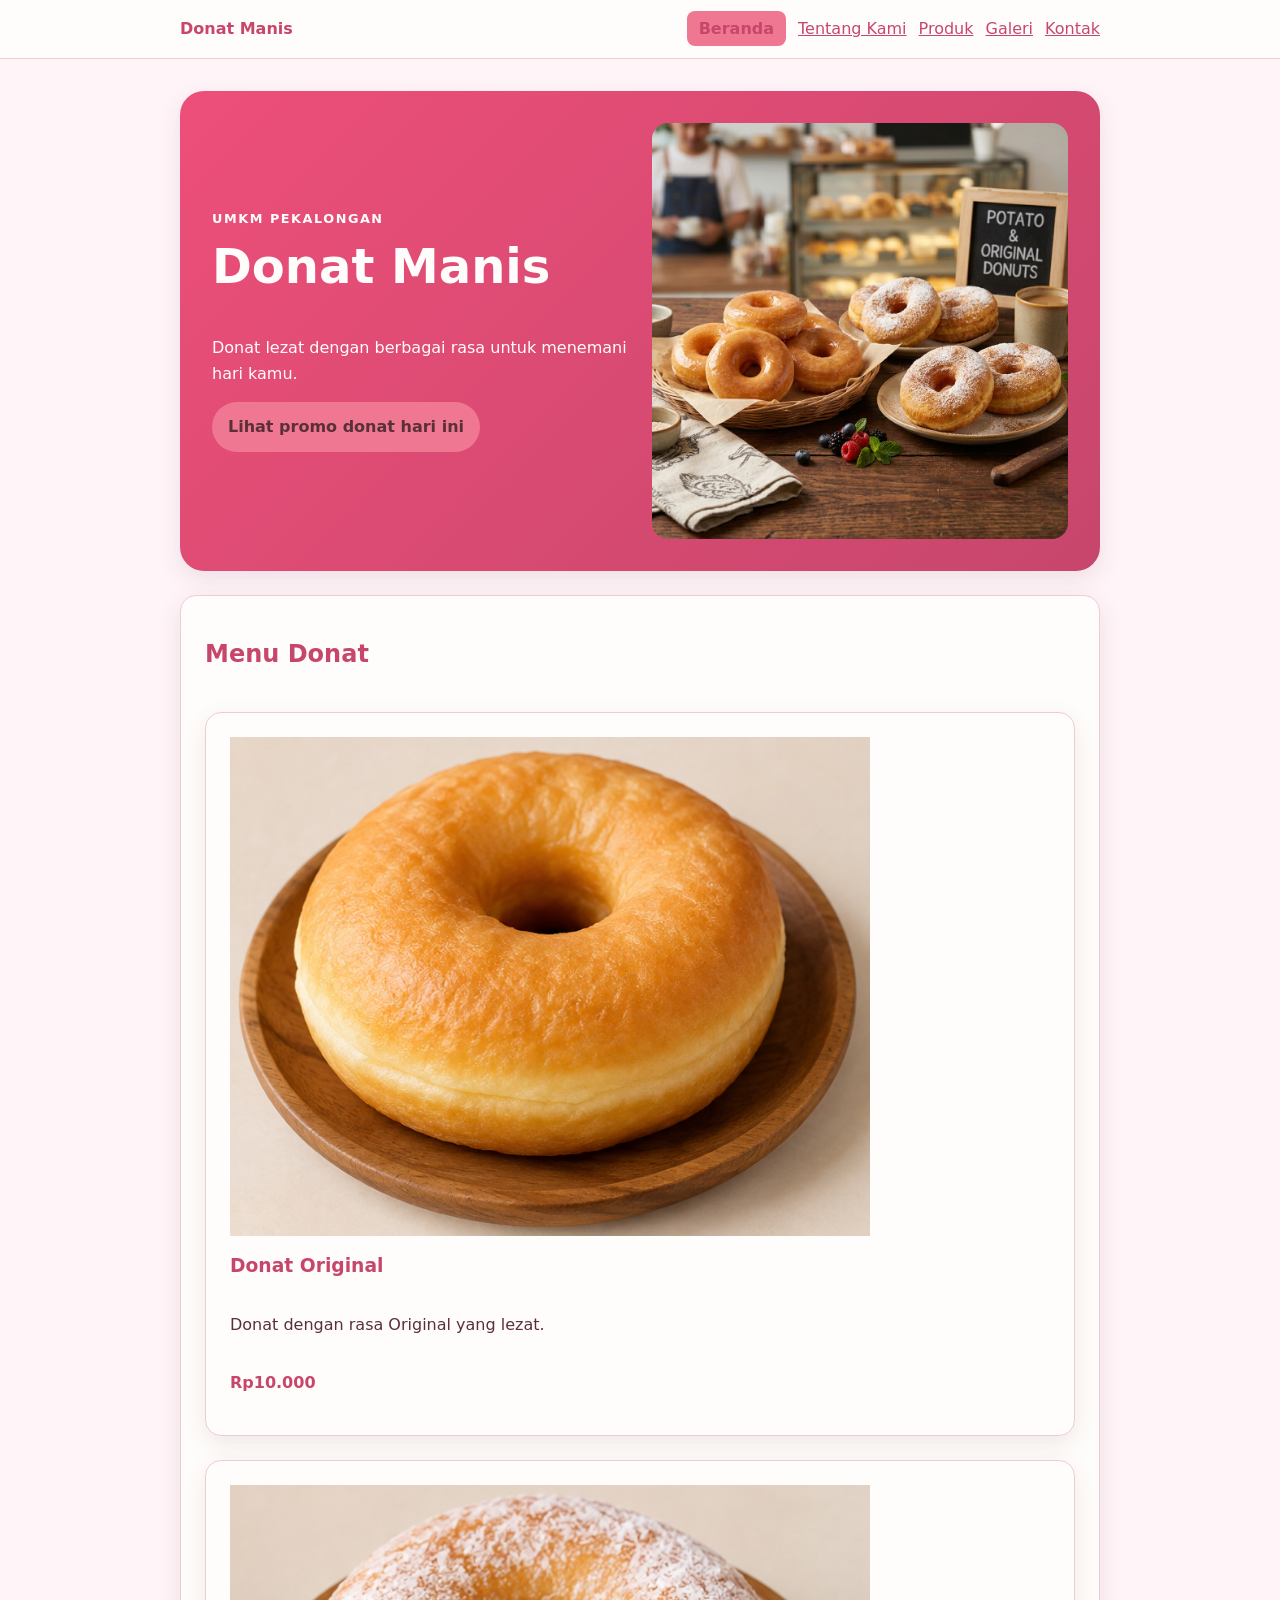
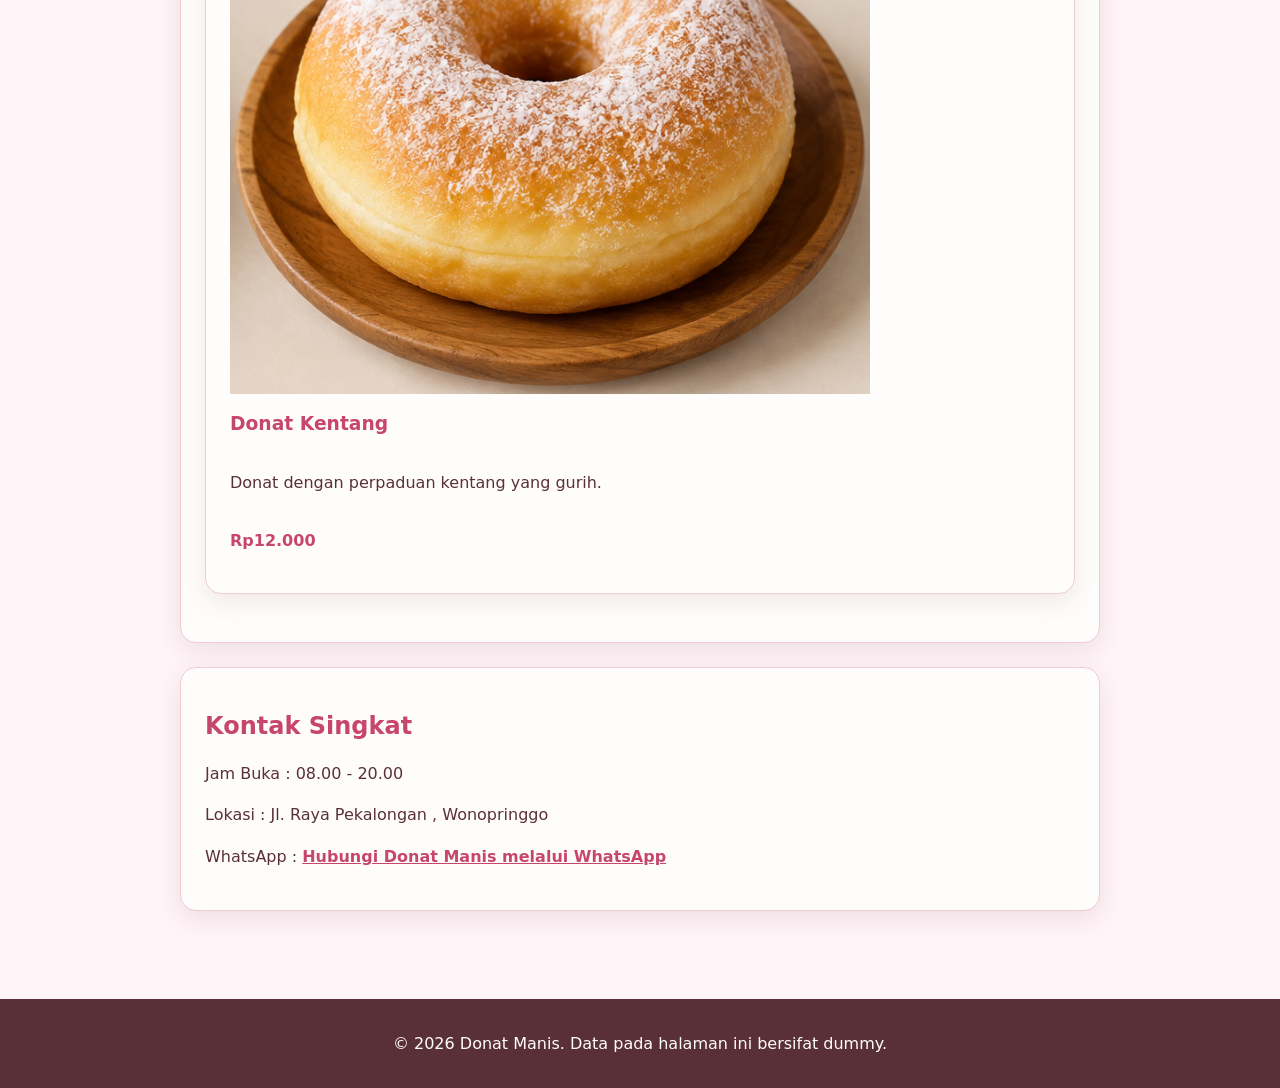
<file: index.html>
<!doctype html>
<html lang="id">
  <head>
    <meta charset="utf-8" />
    <meta name="viewport" content="width=device-width, initial-scale=1" />
    <title>Donat Manis - Website UMKM</title>
    <link rel="stylesheet" href="css/style.css" />
  </head>
  <body>
    <a class="skip-link" href="#konten">Lewati ke konten utama</a>
    <header class="site-header">
      <nav class="nav" aria-label="Navigasi utama">
        <a class="brand" href="index.html">Donat Manis</a>
        <ul>
          <li><a aria-current="page" href="index.html">Beranda</a></li>
          <li><a href="tentang.html">Tentang Kami</a></li>
          <li><a href="produk.html">Produk</a></li>
          <li><a href="galeri.html">Galeri</a></li>
          <li><a href="kontak.html">Kontak</a></li>
        </ul>
      </nav>
    </header>

    <main id="konten" class="page">

      <section class="hero" aria-labelledby="hero-title">
        <div class="hero-content">
          <p class="eyebrow">UMKM Pekalongan</p>
          <h1 id="hero-title">Donat Manis</h1>
          <p>Donat lezat dengan berbagai rasa untuk menemani hari kamu.</p>
          <div class="hero-actions">
            <button id="promoButton" type="button">Lihat promo donat hari ini</button>
          </div>
        </div>
        <img class="hero-image" src="assets/images/gambar5.png" alt="Berbagai varian rasa dan topping donat Donat Manis" />
      </section>

      <section class="products" aria-label="Produk unggulan">
        <article class="product-card">
          <h2>Menu Donat</h2>
          <div class="product-list">
            <article class="product-card">
              <img src="assets/images/donat-original.png"  width="640" height="360" alt="Donat Original" />
              <h3>Donat Original</h3>
              <p>Donat dengan rasa Original yang lezat.</p>
              <p class="price">Rp10.000</p>
            </article>

            <article class="product-card">
              <img src="assets/images/donat-kentang.png"  width="640" height="360" alt="Donat Kentang" />
              <h3>Donat Kentang</h3>
              <p>Donat dengan perpaduan kentang yang gurih.</p>
              <p class="price">Rp12.000</p>
            </article>
          </div>
        </article>
      </section>

      <section id="profil" class="contact" aria-labelledby="kontak-title">
        <h2 id="kontak-title">Kontak Singkat</h2>
        <p>Jam Buka : 08.00 - 20.00</p>
        <p>Lokasi   : Jl. Raya Pekalongan , Wonopringgo</p>
        <p>WhatsApp :
          <a href="https://wa.me/6287745262053">
            Hubungi Donat Manis melalui WhatsApp </a>
        </p>
      </section>
    </main>
    <footer class="site-footer">
      <p>&copy; 2026 Donat Manis. Data pada halaman ini bersifat dummy.</p>
    </footer>
    <script src="js/app.js" defer></script>
    <script src="js/script.js"></script>
  </body>
</html>
</file>
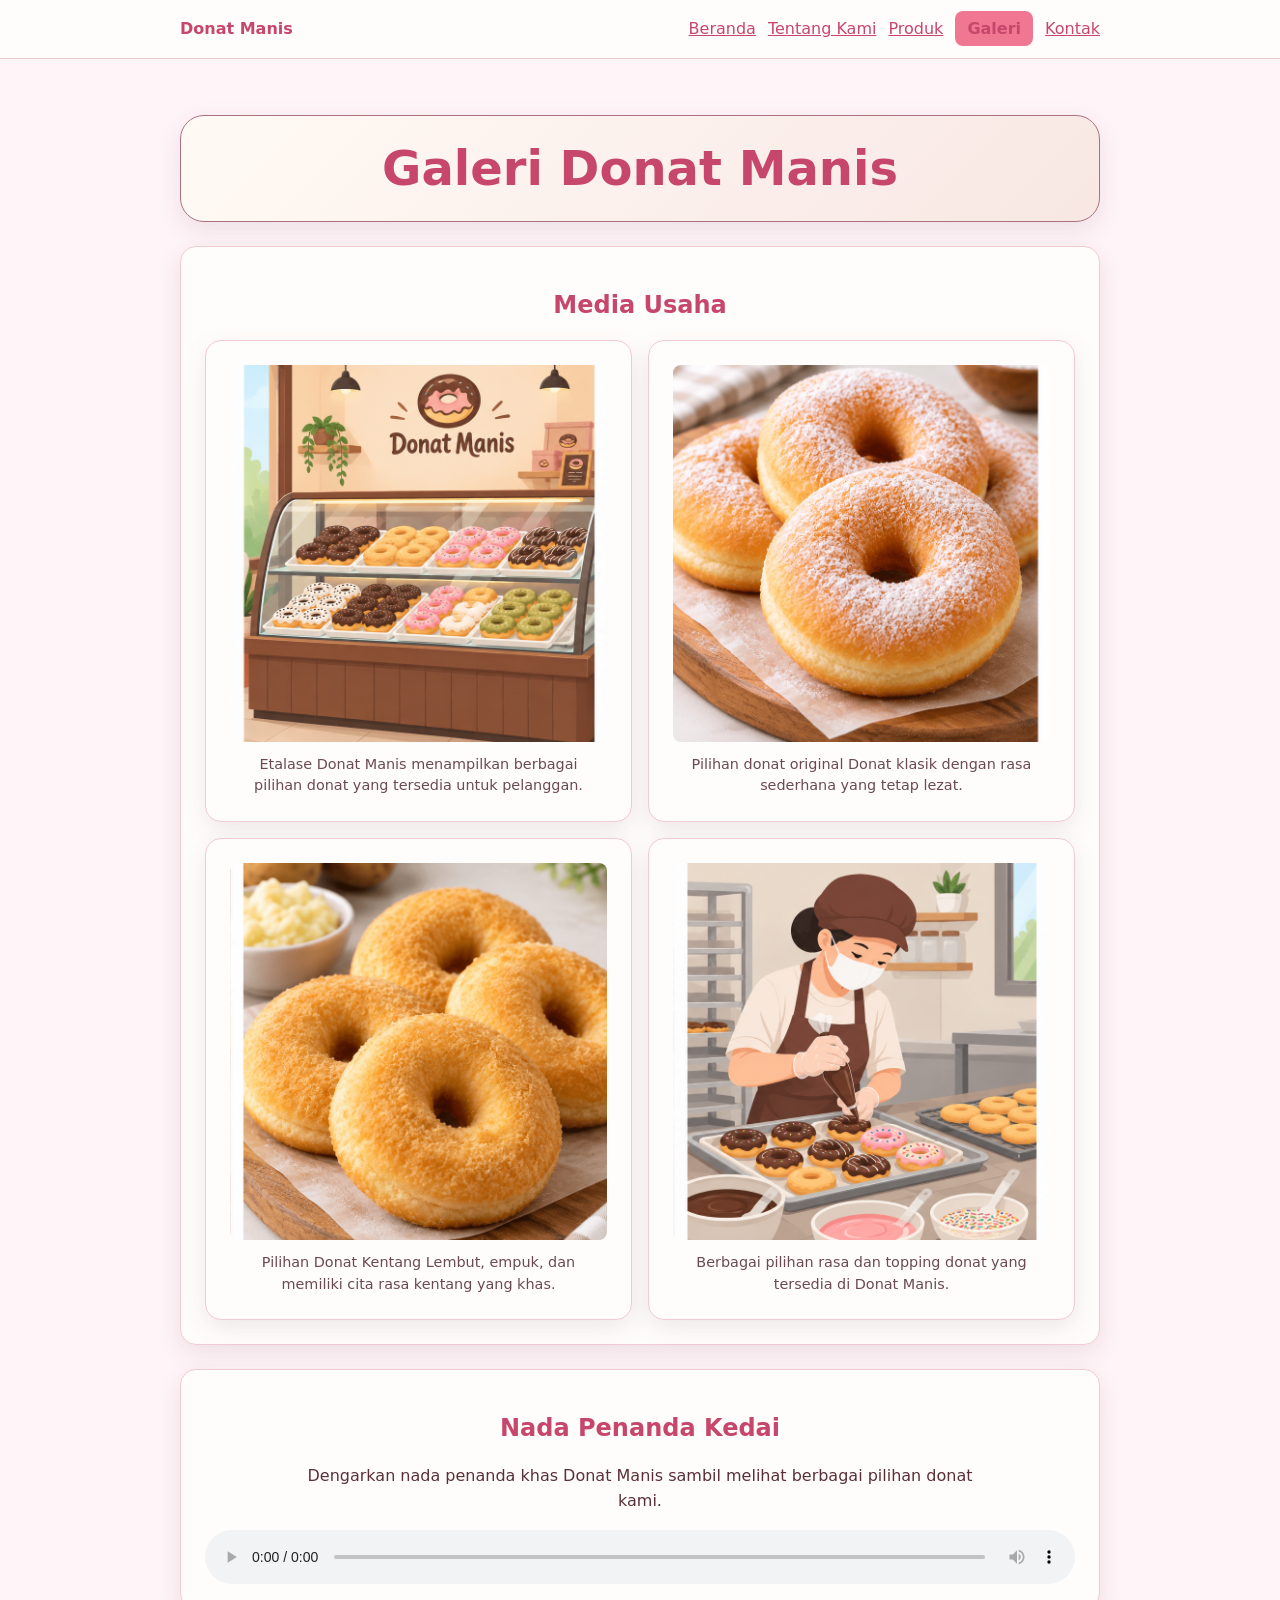
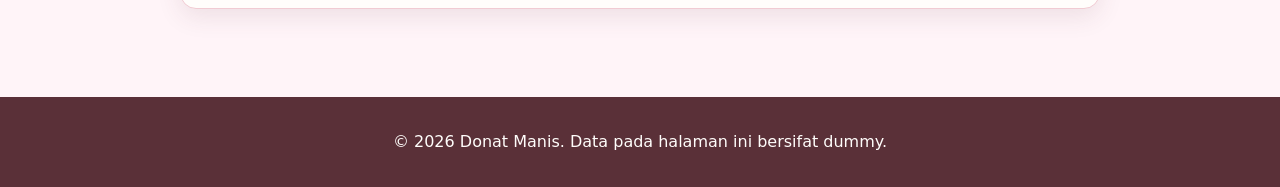
<file: galeri.html>
<!doctype html>
<html lang="id">
    <head>
        <meta charset="utf-8" />
        <meta name="viewport" content="width=device-width, initial-scale=1" />
        <title>Galeri Donat Manis - Website UMKM</title>
        <link rel="stylesheet" href="css/style.css" />
        <script src="js/app.js" defer></script>
    </head>

    <body>
        <!-- Link untuk melewati navigasi dan langsung menuju konten -->
        <a class="skip-link" href="#konten">Lewati ke konten utama</a>

        <!-- Header dan navigasi website -->
        <header class="site-header">
            <nav class="nav" aria-label="Navigasi utama">
                <a class="brand" href="index.html">Donat Manis</a>
                <ul>
                    <li><a href="index.html">Beranda</a></li>
                    <li><a href="tentang.html">Tentang Kami</a></li>
                    <li><a href="produk.html">Produk</a></li>
                    <li><a aria-current="page" href="galeri.html">Galeri</a></li>
                <li><a href="kontak.html">Kontak</a></li>
                </ul>
            </nav>        
        </header>

        <!-- Konten utama halaman Galeri -->
        <main id="konten" class="page">
            <h1>Galeri Donat Manis</h1>
            <section aria-labelledby="media-title">
                <h2 id="media-title">Media Usaha</h2>
                <div class="gallery-grid">
                    <figure class="media-card">
                        <img src="assets/images/gambar1.png" width="640" height="360" loading="lazy"
                            alt="Etalase Donat Manis berisi berbagai pilihan donat"/>
                        <figcaption>
                            Etalase Donat Manis menampilkan berbagai pilihan
                            donat yang tersedia untuk pelanggan.
                        </figcaption>
                    </figure>

                    <figure class="media-card">
                        <img src="assets/images/gambar3.png" width="640" height="360" loading="lazy"
                            alt="Donat original Donat Manis"/>
                        <figcaption>
                            Pilihan donat original Donat klasik dengan rasa sederhana yang tetap lezat.
                        </figcaption>
                    </figure>

                    <figure class="media-card">
                        <img src="assets/images/gambar4.png" width="640" height="360" loading="lazy"
                            alt="Donat Kentang Donat Manis" />
                        <figcaption>
                             Pilihan Donat Kentang Lembut, empuk, dan memiliki cita rasa kentang yang khas.
                        </figcaption>
                    </figure>

                    <figure class="media-card">
                        <img src="assets/images/gambar2.png" width="640" height="360" loading="lazy"
                            alt="Berbagai varian rasa dan topping donat Donat Manis" />
                        <figcaption>
                            Berbagai pilihan rasa dan topping donat yang
                            tersedia di Donat Manis.
                        </figcaption>
                    </figure>
                </div>
            </section>

            <!-- Bagian audio -->
            <section aria-labelledby="audio-title">
                <h2 id="audio-title">Nada Penanda Kedai</h2>
                <p id="audio-note"> Dengarkan nada penanda khas Donat Manis
                     sambil melihat berbagai pilihan donat kami.</p>
                <!-- Pemutar audio -->
                <audio
                    controls
                    aria-describedby="audio-note"
                    src="assets/audio/audio.mp3" >
                    Browser Anda tidak mendukung pemutar audio.
                </audio>
            </section>
        </main>
        <!-- Footer website -->
        <footer class="site-footer">
            <p> &copy; 2026 Donat Manis. Data pada halaman ini bersifat dummy.</p>
        </footer>
    </body>
</html>
</file>
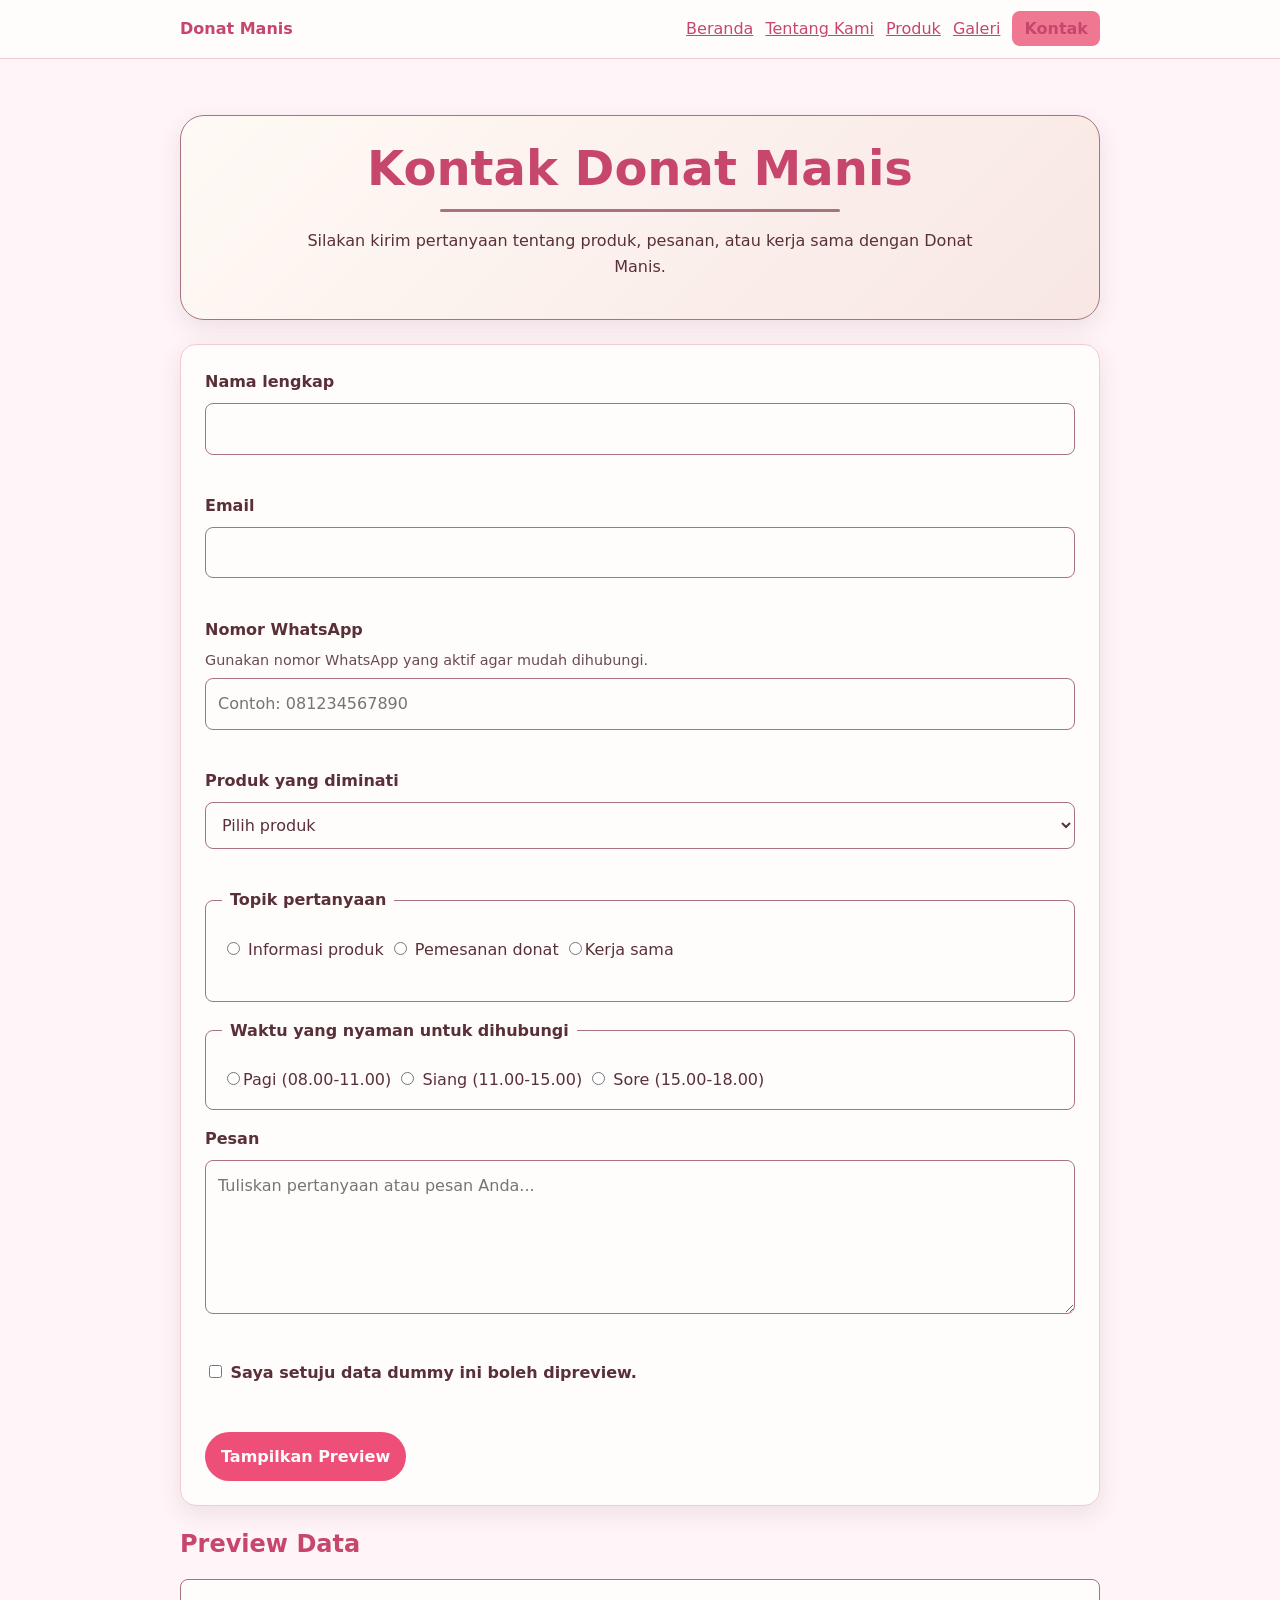
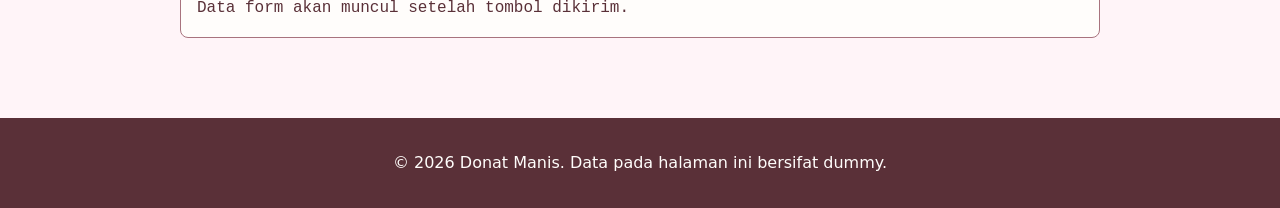
<file: kontak.html>
<!doctype html>
<html lang="id">
  <head>
    <meta charset="utf-8" />
    <meta name="viewport" content="width=device-width, initial-scale=1" />
    <title>Kontak Donat Manis - Website UMKM</title>
    <link rel="stylesheet" href="css/style.css" />
    <script src="js/app.js" defer></script>
    <script src="js/form.js" defer></script>
  </head>
  <body>
    <a class="skip-link" href="#konten">Lewati ke konten utama</a>
    <header class="site-header">
      <nav class="nav" aria-label="Navigasi utama">
        <a class="brand" href="index.html">Donat Manis</a>
        <ul>
          <li><a href="index.html">Beranda</a></li>
          <li><a href="tentang.html">Tentang Kami</a></li>
          <li><a href="produk.html">Produk</a></li>
          <li><a href="galeri.html">Galeri</a></li>
          <li><a aria-current="page" href="kontak.html">Kontak</a></li>
        </ul>
      </nav>
    </header>

    <main id="konten" class="page">
      <section class="produk-header" aria-labelledby="produk-title">
      <h1 id="produk-title">Kontak Donat Manis</h1>
      <p>Silakan kirim pertanyaan tentang produk, pesanan, atau kerja sama
        dengan Donat Manis.</p>
      </section>
     
      <form id="form-kontak" action="#" method="post" novalidate>
        <div class="field">
          <label for="nama">Nama lengkap</label>
          <input id="nama" name="nama" type="text" autocomplete="name" required minlength="3" aria-describedby="nama-error" />
          <p id="nama-error" class="field-error" aria-live="polite"></p>
        </div>

        <div class="field">
          <label for="email">Email</label>
          <input id="email" name="email" type="email" autocomplete="email" required aria-describedby="email-error"/>
          <p id="email-error" class="field-error" aria-live="polite"></p>
        </div>

        <!-- Nomor WhatsApp -->
        <div class="field">
          <label for="whatsapp">Nomor WhatsApp</label>
          <small id="bantuan-whatsapp">
            Gunakan nomor WhatsApp yang aktif agar mudah dihubungi.
          </small>
          <input id="whatsapp" name="whatsapp" type="tel" autocomplete="tel" placeholder="Contoh: 081234567890" 
            pattern="^(\+62|62|0)8[0-9]{8,11}$" title="Contoh: 081234567890" aria-describedby="bantuan-whatsapp whatsapp-error" />
          <p id="whatsapp-error" class="field-error" aria-live="polite"></p>
        </div>

        <!-- Produk yang diminati -->
        <div class="field">
          <label for="produk">Produk yang diminati</label>
          <select id="produk" name="produk" required aria-describedby="produk-error">
            <option value="">Pilih produk</option>
            <option value="donat-original">Donat Original</option>
            <option value="donat-kentang">Donat Kentang</option>
          </select>
          <p id="produk-error" class="field-error" aria-live="polite"></p>
        </div>

        <!-- Topik pertanyaan -->
        <fieldset aria-describedby="topik-error">
          <legend>Topik pertanyaan</legend>
          <label><input type="radio" name="topik" value="produk" required /> Informasi produk</label>
          <label><input type="radio" name="topik" value="pesanan" /> Pemesanan donat</label>
          <label><input type="radio" name="topik" value="kerja-sama" />Kerja sama </label>
           <p id="topik-error" class="field-error" aria-live="polite"></p>
        </fieldset>

        <!-- Waktu kontak -->
        <fieldset>
          <legend>Waktu yang nyaman untuk dihubungi</legend>
          <label><input type="radio" name="waktu-kontak" value="pagi" />Pagi (08.00-11.00)</label>
          <label><input type="radio" name="waktu-kontak" value="siang" /> Siang (11.00-15.00) </label>
          <label><input type="radio" name="waktu-kontak" value="sore" /> Sore (15.00-18.00) </label>
        </fieldset>

        <!-- Pesan -->
        <div class="field">
          <label for="pesan">Pesan</label>
          <textarea id="pesan" name="pesan" rows="5" required minlength="20" 
            placeholder="Tuliskan pertanyaan atau pesan Anda..."  aria-describedby="pesan-error"
          ></textarea>
          <p id="pesan-error" class="field-error" aria-live="polite"></p>
        </div>

         <!-- + Persetujuan (field baru) -->
        <div class="field">
          <label>
            <input id="setuju" name="setuju" type="checkbox" required aria-describedby="setuju-error" />
            Saya setuju data dummy ini boleh dipreview.
          </label>
          <p id="setuju-error" class="field-error" aria-live="polite"></p>
        </div>

        <!-- Pesan feedback validasi form -->
        <p id="form-feedback" role="status" aria-live="polite"></p>
        <!-- Tombol menampilkan preview -->
        <button type="submit">Tampilkan Preview</button>

      </form>

      <section aria-labelledby="preview-title">
        <h2 id="preview-title">Preview Data</h2>
        <pre id="preview-form" aria-live="polite">Data form akan muncul setelah tombol dikirim.</pre>
      </section>

    </main>

    <footer class="site-footer">
      <p>&copy; 2026 Donat Manis. Data pada halaman ini bersifat dummy.</p>
    </footer>
  </body>
</html>
</file>
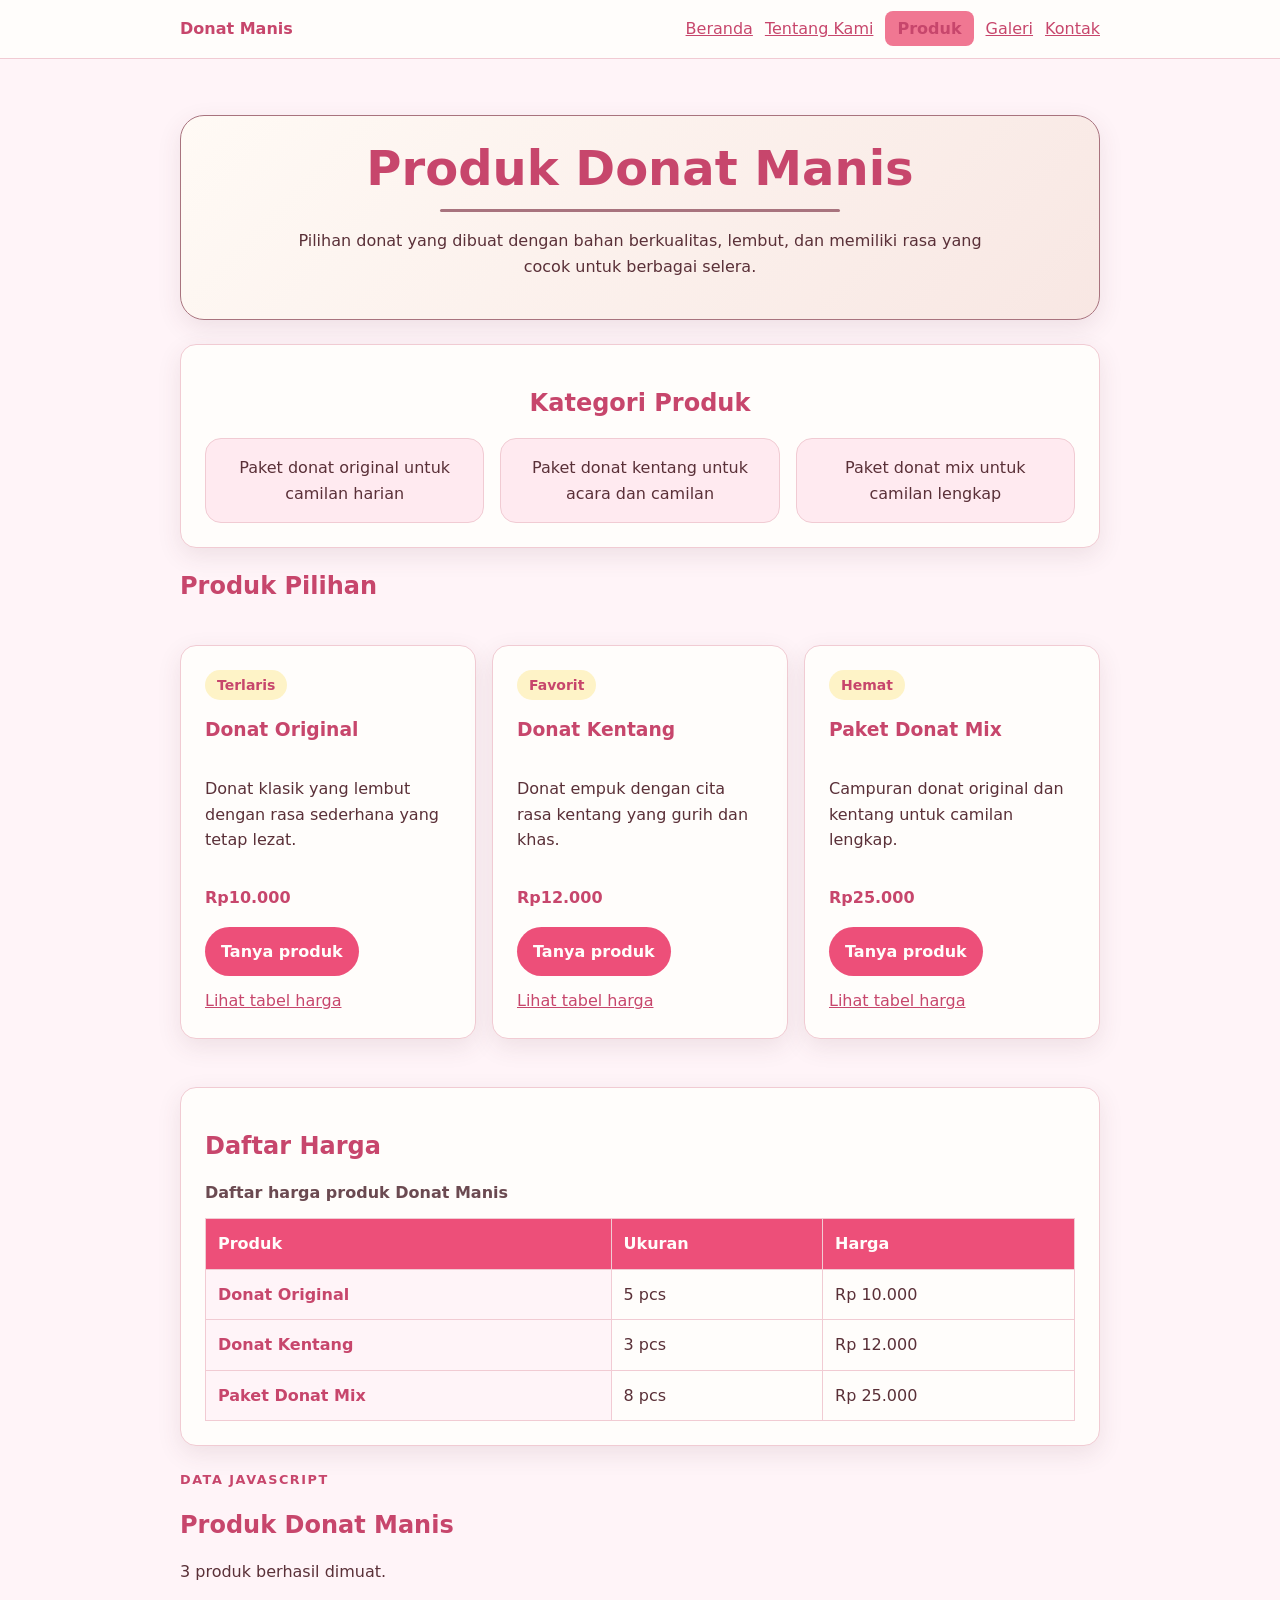
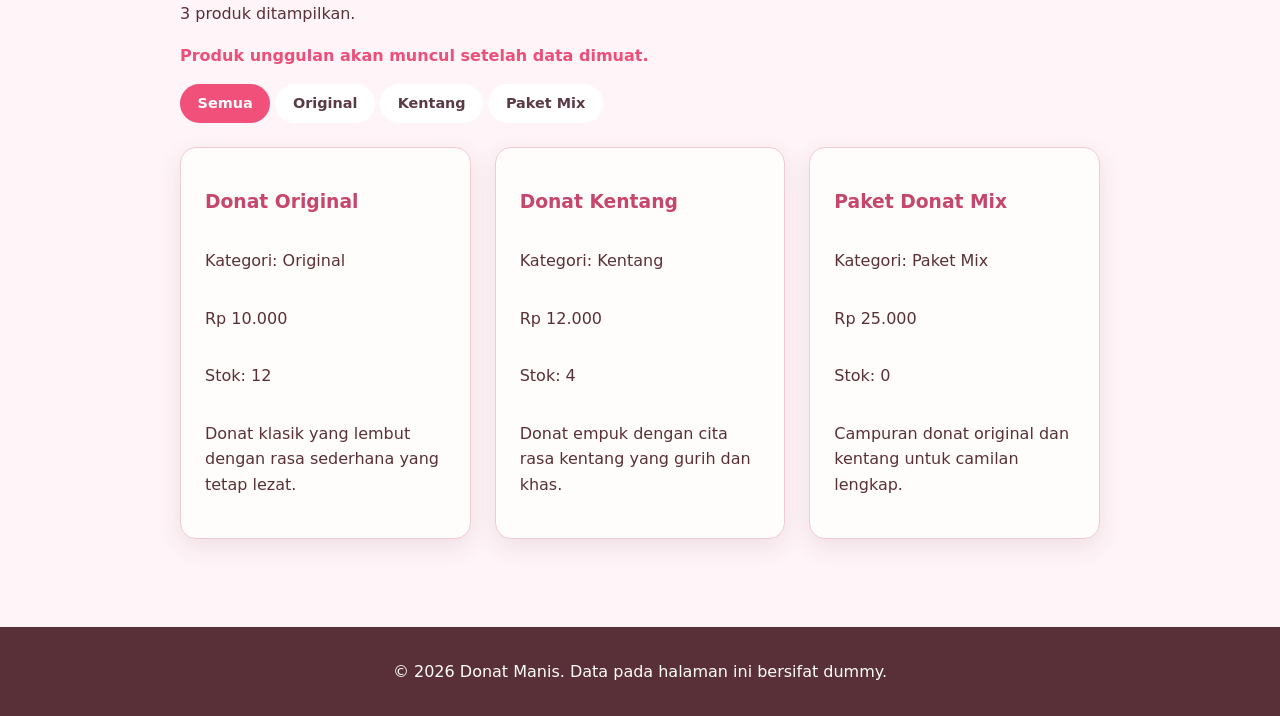
<file: produk.html>
<!doctype html>
<html lang="id">
    <head>
        <meta charset="utf-8" />
        <meta name="viewport" content="width=device-width, initial-scale=1" />
        <title>Produk Donat Manis - Website UMKM</title>
        <link rel="stylesheet" href="css/style.css" />
        <script type="module" src="js/catalog-api.js"></script> <!--Menghubungkan halaman produk dengan catalog-api.js. type module -->
    </head>
    <body>
        <a class="skip-link" href="#konten">Lewati ke konten utama</a>
        <header class="site-header">
            <nav class="nav" aria-label="Navigasi utama">
                <a class="brand" href="index.html">Donat Manis</a>
                <ul>
                    <li><a href="index.html">Beranda</a></li>
                    <li><a href="tentang.html">Tentang Kami</a></li>
                    <li><a aria-current="page" href="produk.html">Produk</a></li>
                    <li><a href="galeri.html">Galeri</a></li>
                    <li><a href="kontak.html">Kontak</a></li>
                </ul>
            </nav>
        </header>
        <main id="konten" class="page">
            <section class="produk-header" aria-labelledby="produk-title">
                <h1 id="produk-title">Produk Donat Manis</h1>
                <p>Pilihan donat yang dibuat dengan bahan berkualitas, lembut,
                   dan memiliki rasa yang cocok untuk berbagai selera.
                </p>
             </section>
            <!-- kategori produk -->
            <section aria-labelledby="kategori-title">
                <h2 id="kategori-title">Kategori Produk</h2>
                <ul>
                    <li>Paket donat original untuk camilan harian</li>
                    <li>Paket donat kentang untuk acara dan camilan</li>
                    <li>Paket donat mix untuk camilan lengkap </li>
                </ul>
            </section>
            <!---produk pilihan-->
            <section aria-labelledby="produk-pilihan-title">
                <h2 id="produk-pilihan-title">Produk Pilihan</h2>
                <div class="product-grid">
                    <article class="product-card">
                        <span class="product-badge">Terlaris</span>
                        <h3>Donat Original</h3>
                        <p>Donat klasik yang lembut dengan rasa sederhana yang tetap lezat.</p>
                        <p class="price">Rp10.000</p>
                        <div class="card-actions">
                            <a class="button" href="kontak.html">Tanya produk</a>
                            <a href="#harga-title">Lihat tabel harga</a>
                        </div>
                    </article>
                    <article class="product-card">
                        <span class="product-badge">Favorit</span>
                        <h3>Donat Kentang</h3>
                        <p>Donat empuk dengan cita rasa kentang yang gurih dan khas.</p>
                        <p class="price">Rp12.000</p>
                        <div class="card-actions">
                            <a class="button" href="kontak.html">Tanya produk</a>
                            <a href="#harga-title">Lihat tabel harga</a>
                        </div>
                    </article>

                    <article class="product-card">
                        <span class="product-badge">Hemat</span>
                        <h3>Paket Donat Mix</h3>
                        <p>Campuran donat original dan kentang untuk camilan lengkap.</p>
                        <p class="price">Rp25.000</p>
                        <div class="card-actions">
                            <a class="button" href="kontak.html">Tanya produk</a>
                            <a href="#harga-title">Lihat tabel harga</a>
                        </div>
                        </article>
                    </div>
                </section>
            <!-- 2. Daftar Harga -->
             <section aria-labelledby="harga-title">
                <h2 id="harga-title">Daftar Harga</h2>
                <div class="table-scroll" role="region" aria-labelledby="daftar-harga-caption" tabindex="0">
                <table>
                    <caption>Daftar harga produk Donat Manis</caption>
                    <thead>
                        <tr>
                            <th scope="col">Produk</th>
                            <th scope="col">Ukuran</th>
                            <th scope="col">Harga</th>
                        </tr>
                    </thead>
                    <tbody>
                        <tr>
                            <th scope="row">Donat Original</th>
                            <td>5 pcs</td>
                            <td>Rp 10.000</td>
                        </tr>
                        <tr>
                            <th scope="row">Donat Kentang</th>
                            <td>3 pcs</td>
                            <td>Rp 12.000</td>
                        </tr>
                        <tr>
                            <th scope="row">Paket Donat Mix</th>
                            <td>8 pcs</td>
                            <td>Rp 25.000</td>
                        </tr>
                    </tbody>
                </table>
                </div>
             </section>      

            <!-- Katalog produk dari data JSON -->
            <section class="section" aria-labelledby="produk-dinamis-title">
                <div class="section-header">
                    <p class="eyebrow">Data JavaScript</p>
                    <h2 id="produk-dinamis-title">Produk Donat Manis</h2>
                    <!-- Menampilkan status pemuatan data -->
                    <p id="catalog-status" class="catalog-status" aria-live="polite">Produk belum dimuat.</p>
                    <!-- Menampilkan jumlah produk -->
                    <p id="produk-ringkasan">Menunggu data produk.</p>
                    <!-- Informasi produk unggulan -->
                    <p id="produk-unggulan">Produk unggulan akan muncul setelah data dimuat.</p>
                </div>
                
                <!-- Tombol filter kategori -->
                <div class="filter-bar" aria-label="Filter kategori produk">
                    <button type="button" class="filter-button is-active" data-filter="Semua">Semua</button>
                    <button type="button" class="filter-button" data-filter="Original">Original</button>
                    <button type="button" class="filter-button" data-filter="Kentang">Kentang</button>
                    <button type="button" class="filter-button" data-filter="Paket Mix">Paket Mix</button>
                </div>

                <!-- Tempat menampilkan kartu produk dari JSON -->
                <div id="produk-dinamis" class="js-product-grid" aria-live="polite"></div>
            </section>

        </main>
        <footer class="site-footer">
            <p>&copy; 2026 Donat Manis. Data pada halaman ini bersifat dummy.</p>
        </footer>
    </body>
</html>
</file>
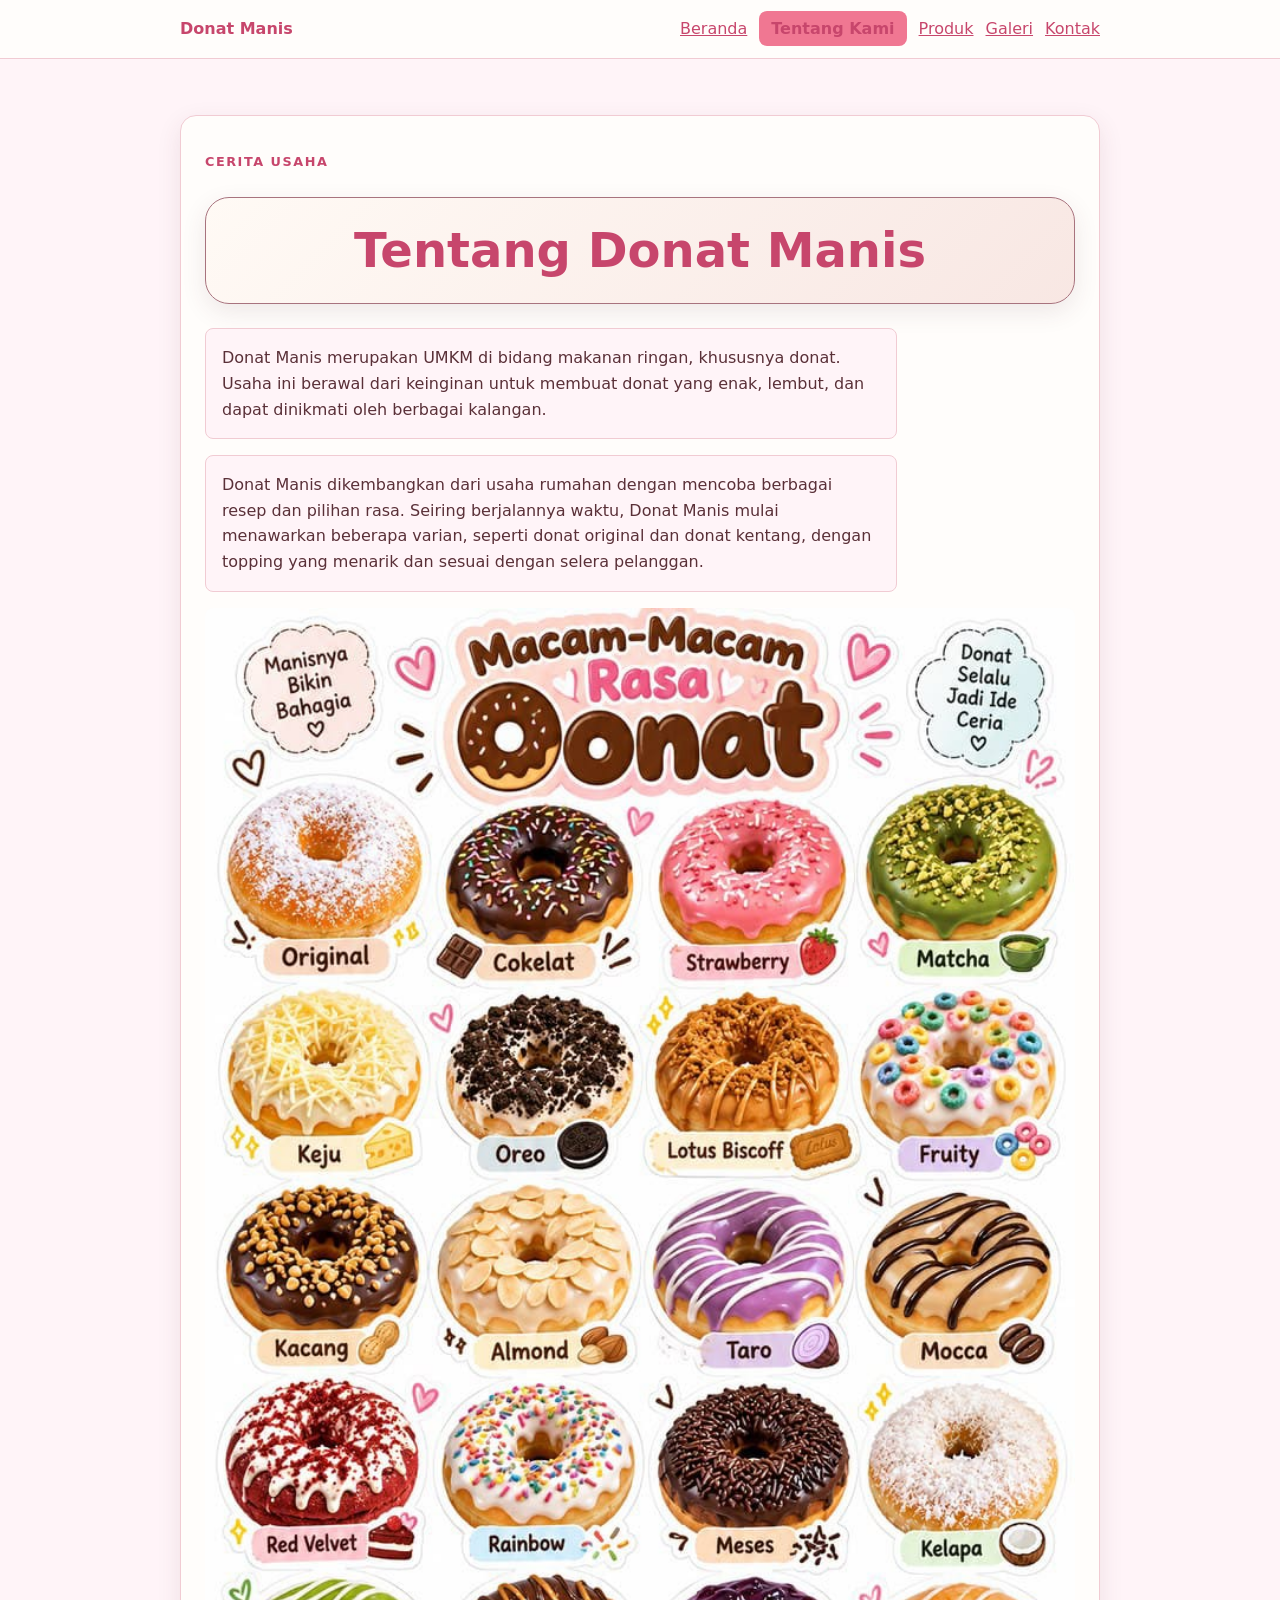
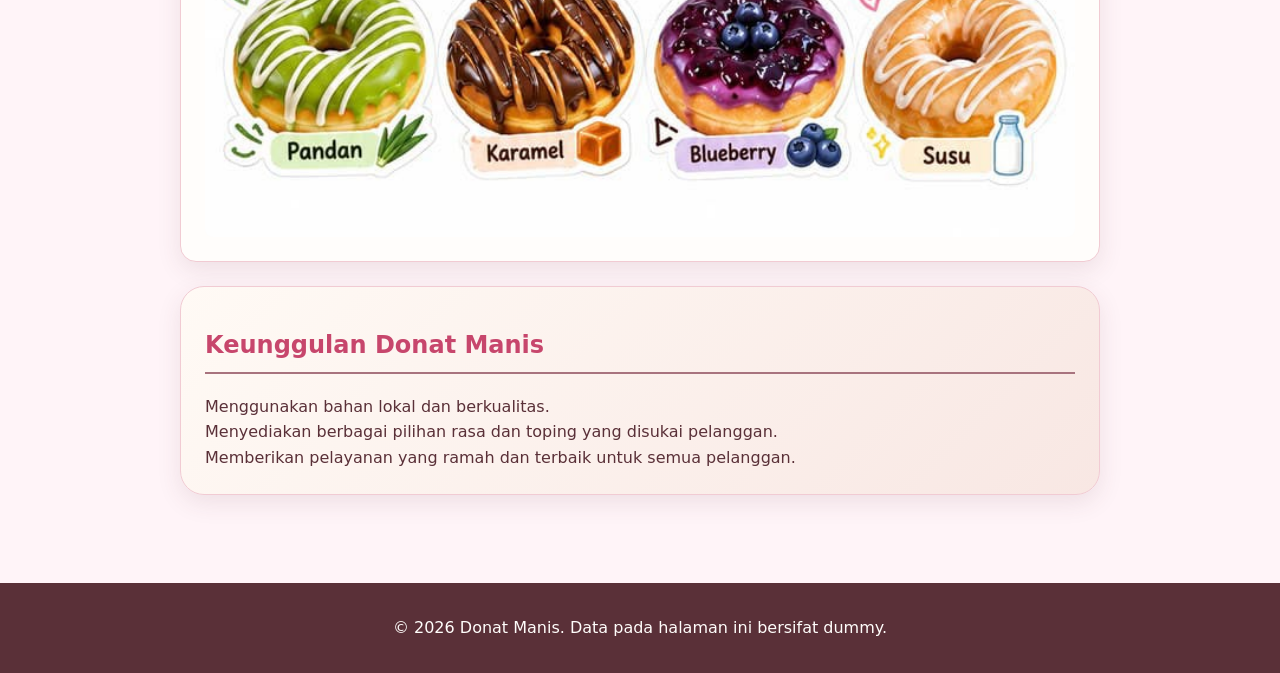
<file: tentang.html>
<!doctype html>
<html lang="id">
  <head>
    <meta charset="utf-8" />
    <meta name="viewport" content="width=device-width, initial-scale=1" />
    <title>Tentang Donat Manis - Website UMKM</title>
    <link rel="stylesheet" href="css/style.css" />
    <script src="js/app.js" defer></script>
  </head>
  <body>
    <a class="skip-link" href="#konten">Lewati ke konten utama</a>
    <header class="site-header">
      <nav class="nav" aria-label="Navigasi utama">
        <a class="brand" href="index.html">Donat Manis</a>
        <ul>
          <li><a href="index.html">Beranda</a></li>
          <li><a aria-current="page" 
            href="tentang.html">Tentang Kami</a></li>
          <li><a href="produk.html">Produk</a></li>
          <li><a href="galeri.html">Galeri</a></li>
          <li><a href="kontak.html">Kontak</a></li>
        </ul>
      </nav>
    </header>
    <main id="konten" class="page">
      <section class="tentang-card" aria-labelledby="tentang-title"> 
        <div class="tentang-text"> 
          <p class="eyebrow">Cerita Usaha</p> 
          <h1 id="tentang-title">Tentang Donat Manis</h1> 
          <p> Donat Manis merupakan UMKM di bidang makanan ringan, khususnya donat. 
              Usaha ini berawal dari keinginan untuk membuat donat yang enak, lembut, 
              dan dapat dinikmati oleh berbagai kalangan. </p> 
          <p> Donat Manis dikembangkan dari usaha rumahan dengan mencoba berbagai resep
              dan pilihan rasa. Seiring berjalannya waktu, Donat Manis mulai menawarkan 
              beberapa varian, seperti donat original dan donat kentang, dengan topping 
              yang menarik dan sesuai dengan selera pelanggan. </p> 
        </div> 
        
        <div class="tentang-image"> 
          <img src="assets/images/gambartentang.jpg" width="640" height="360" loading="lazy" alt="Berbagai pilihan donat Donat Manis" /> 
        </div> 
      </section>
      <section class="keunggulan" aria-labelledby="nilai-title">
        <h2 id="nilai-title">Keunggulan Donat Manis </h2>
        <ul>
          <li>Menggunakan bahan lokal dan berkualitas.</li>
          <li>Menyediakan berbagai pilihan rasa dan toping yang disukai pelanggan.</li>
          <li>Memberikan pelayanan yang ramah dan terbaik untuk semua pelanggan.</li>
        </ul>
      </section>
    </main>
    <footer class="site-footer">
      <p>&copy; 2026 Donat Manis. Data pada halaman ini bersifat dummy.</p>
    </footer>
  </body>
</html>
</file>
<file: css/style.css>
/* === 1. DESIGN TOKEN === */
:root {
  /* Warna (nama menjelaskan fungsi, bukan warna literal) */
  --color-primary: #ed4f79;          /* kontras dengan putih sekitar 4.8:1 */
  --color-primary-strong: #c7466c;   /* hover, judul, teks link */
  --color-text: #5a3038;
  --color-muted: #6b4a51;
  --color-surface: #fffdfb;
  --color-surface-soft: #fff4f8;     /* latar halaman */
  --color-surface-tint: #ffeaf0;     /* item daftar, hover baris */
  --color-accent: #f07792;
  --color-accent-hover: #daeafd;
  --color-border: #f1cbd3;
  --color-border-strong: #a8737e;    /* kontrol form */
  --color-focus: #1d4ed8;
  --color-cream: #fffaf5;
  --color-blush: #f8e7e3;
 
  /* Gradien (dibangun dari token warna) */
  --gradient-hero: linear-gradient(135deg, var(--color-primary), var(--color-primary-strong));
  --gradient-panel: linear-gradient(135deg, var(--color-cream), var(--color-blush));
 
  /* Spacing */
  --space-1: 0.5rem;
  --space-2: 0.75rem;
  --space-3: 1rem;
  --space-4: 1.5rem;
  --space-5: 2rem;
 
  /* Radius */
  --radius-sm: 0.5rem;
  --radius-md: 1rem;
  --radius-lg: 1.5rem;
  --radius-pill: 999px;
 
  /* Shadow */
  --shadow-card: 0 0.5rem 1.5rem rgb(90 48 56 / 0.1);
}
 
/* === 2. BASELINE === */
*,
*::before,
*::after {
  box-sizing: border-box;
}
 
html { color-scheme: light; }
 
body {
  margin: 0;
  color: var(--color-text);
  background: var(--color-surface-soft);
  font-family: system-ui, -apple-system, BlinkMacSystemFont, "Segoe UI", sans-serif;
  font-size: 1rem;
  line-height: 1.6;
}
 
img { max-width: 100%; height: auto; }
 
a { color: var(--color-primary-strong); }
a:hover { color: var(--color-text); }
 
/* Indikator fokus untuk semua elemen interaktif (link, tombol, input) */
:focus-visible {
  outline: 3px solid var(--color-focus);
  outline-offset: 3px;
}
 
/* Skip link: sengaja di luar layar sampai menerima fokus */
.skip-link {
  position: absolute;
  top: -5rem;
  left: var(--space-3);
  padding: var(--space-2) var(--space-3);
  color: var(--color-surface);
  background: var(--color-text);
}
.skip-link:focus { top: var(--space-3); }
 
/* === 3. TIPOGRAFI === */
h1,
h2,
h3 {
  color: var(--color-primary-strong);
  line-height: 1.2;
  text-wrap: balance;
}

h1 { font-size: clamp(2rem, 6vw, 3rem); }
p,
li { max-width: 68ch; }
 
.eyebrow {
  color: var(--color-primary-strong);
  font-size: 0.8rem;
  font-weight: 800;
  letter-spacing: 0.12em;
  text-transform: uppercase;
}
 
.lead { max-width: 36rem; }
 
.price { color: var(--color-primary-strong); font-weight: 800; }
 
figure { margin: 0 0 var(--space-4); }
figcaption,
caption { color: var(--color-muted); }
 
/* === 4. SHELL HALAMAN: HEADER, NAVIGASI, FOOTER === */
.site-header,
.site-footer {
  padding: var(--space-3) var(--space-4);
}
 
.site-header {
  background: var(--color-surface);
  border-bottom: 1px solid var(--color-border);
}
 
.nav,
.page {
  width: min(100% - 2rem, 57.5rem);
  margin-inline: auto;
}
.page { padding-block: var(--space-5); }
 
.brand {
  display: inline-block;
  margin-bottom: var(--space-2);
  color: var(--color-primary-strong);
  font-weight: 800;
  text-decoration: none;
}
 
.nav ul { padding: 0; margin: 0; list-style: none; }
.nav li { display: inline-block; margin: 0 var(--space-2) var(--space-1) 0; }
.nav a[aria-current="page"] {
  padding: var(--space-1) var(--space-2);
  color: var(--color-primary-strong);
  font-weight: 800;
  text-decoration: none;
  background: var(--color-accent);
  border-radius: var(--radius-sm);
}
 
.site-footer {
  margin-top: var(--space-5);
  color: var(--color-surface);
  text-align: center;
  background: var(--color-text);
}
.site-footer p { margin-inline: auto; }
 
/* === 5. TOMBOL === */
.button,
button {
  display: inline-block;
  padding: var(--space-2) var(--space-3);
  color: var(--color-surface);
  font: inherit;
  font-weight: 700;
  text-decoration: none;
  cursor: pointer;
  background: var(--color-primary);
  border: 0;
  border-radius: var(--radius-pill);
}
.button:hover,
button:hover {
  color: var(--color-surface);
  background: var(--color-primary-strong);
}
 
/* Tombol aksi di atas latar hero */
.cta-button,
.hero button {
  color: var(--color-text);
  background: var(--color-accent);
}
.cta-button:hover,
.hero button:hover {
  color: var(--color-text);
  background: var(--color-accent-hover);
}
 
/* Jarak antar tombol pada form (normal flow) */
form button + button { margin-left: var(--space-1); }
 
/* === 6. HERO (BERANDA) === */
.hero {
  padding: var(--space-5);
  color: var(--color-surface);
  background: var(--gradient-hero);
  border-radius: var(--radius-lg);
  box-shadow: var(--shadow-card);
}
.hero h1 { margin-top: 0; color: inherit; }
.hero .eyebrow { margin: 0 0 var(--space-1); color: inherit; }
 
/* Fokus di atas latar cokelat/pink harus tetap terlihat */
.hero :focus-visible { outline-color: var(--color-surface); }
 
.hero-actions { margin-top: var(--space-3); }
.hero-actions a {
  display: inline-block;
  padding: var(--space-2) var(--space-3);
  color: var(--color-primary-strong);
  font-weight: 700;
  text-decoration: none;
  background: var(--color-surface);
  border-radius: var(--radius-pill);
}
.hero-actions a:hover { color: var(--color-text); background: var(--color-surface-tint); }
 
.hero-image { text-align: center; }
.hero-image img { width: min(100%, 22rem); }
 
/* === 7. PANEL / CARD (satu grup selector, satu tampilan) === */
.product-card,
.media-card,
.tentang-card,
.keunggulan,
.contact,
.hero-image,
.produk-header,
section[aria-labelledby="kategori-title"],
section[aria-labelledby="harga-title"],
section[aria-labelledby="media-title"],
section[aria-labelledby="audio-title"],
form {
  margin-block: var(--space-4);
  padding: var(--space-4);
  background: var(--color-surface);
  border: 1px solid var(--color-border);
  border-radius: var(--radius-md);
  box-shadow: var(--shadow-card);
}
 
/* Kotak judul halaman */
.produk-header,
.tentang-text h1,
.page > h1 {
  margin-block: var(--space-4);
  padding: var(--space-4);
  text-align: center;
  background: var(--gradient-panel);
  border: 1px solid var(--color-border-strong);
  border-radius: var(--radius-lg);
  box-shadow: var(--shadow-card);
}
.produk-header h1 { margin: 0 0 var(--space-2); }
.produk-header h1::after {
  content: "";
  display: block;
  width: min(100%, 25rem);
  height: 0.1875rem;
  margin: var(--space-2) auto 0;
  background: var(--color-border-strong);
  border-radius: var(--radius-sm);
}
.produk-header p { margin-inline: auto; }
 
.keunggulan { background: var(--gradient-panel); border-radius: var(--radius-lg); }
 
/* Efek angkat kartu produk (hanya transform, bukan layout) */
.product-card { transition: transform 0.2s ease; }
.product-card:hover { transform: translateY(-4px); }
 
/* Daftar kategori dan keunggulan: tersusun vertikal */
section[aria-labelledby="kategori-title"] ul,
.keunggulan ul {
  padding: 0;
  margin: 0;
  list-style: none;
}
/* Setiap kategori memiliki kotak sendiri */
section[aria-labelledby="kategori-title"] li {
  margin-bottom: var(--space-2);
  padding: var(--space-3);
  text-align: center;
  background: var(--color-surface-tint);
  border: 1px solid var(--color-border);
  border-radius: var(--radius-md);
}

/* Daftar kategori tanpa bullet */
section[aria-labelledby="kategori-title"] ul {
  padding: 0;
  margin: 0;
  list-style: none;
}
.keunggulan h2 { padding-bottom: var(--space-2); border-bottom: 2px solid var(--color-border-strong); }
section[aria-labelledby="kategori-title"] h2 {
  text-align: center;
}

/* Halaman Tentang Kami */
.tentang-text p:not(.eyebrow) {
  padding: var(--space-3);
  background: var(--color-surface-soft);
  border: 1px solid var(--color-border);
  border-radius: var(--radius-sm);
}
.tentang-image { text-align: center; }
.tentang-image img { display: block; width: 100%; margin-inline: auto; border-radius: var(--radius-sm); }
 
/* Galeri dan media */
.media-card img {
  display: block;
  width: 100%;
  aspect-ratio: 9 / 9;
  object-fit: cover;
  border-radius: var(--radius-sm);
}
section[aria-labelledby="media-title"] h2,
section[aria-labelledby="audio-title"] h2,
section[aria-labelledby="audio-title"] p { text-align: center; margin-inline: auto; }
audio { display: block; width: 100%; max-width: 100%; margin-top: var(--space-3); }
 
.contact a { font-weight: 600; }
 
/* === 8. TABEL === */
table {
  width: 100%;
  border-collapse: collapse;
  background: var(--color-surface);
  border: 1px solid var(--color-border);
}
caption { margin-bottom: var(--space-2); font-weight: 700; text-align: left; }
th,
td { padding: var(--space-2); text-align: left; border: 1px solid var(--color-border); }
thead th { color: var(--color-surface); background: var(--color-primary); }
tbody th { color: var(--color-primary-strong); background: var(--color-surface-soft); }
tbody tr:hover { background: var(--color-surface-tint); }
 
/* === 9. FORM DAN PREVIEW === */
.field { margin-bottom: var(--space-3); }
.field label,
legend { display: block; margin-bottom: var(--space-1); font-weight: 700; }
legend { padding: 0 var(--space-1); }
 
.field input,
.field select,
.field textarea {
  width: 100%;
  padding: var(--space-2);
  color: inherit;
  font: inherit;
  background: var(--color-surface);
  border: 1px solid var(--color-border-strong);
  border-radius: var(--radius-sm);
}
/* Radio dan checkbox tidak boleh selebar container */
input[type="radio"],
input[type="checkbox"] { width: auto; }
 
.field small {
  display: block;
  margin: var(--space-1) 0;
  color: var(--color-muted);
  font-size: 0.9rem;
  line-height: 1.4;
}
 
fieldset {
  margin: 0 0 var(--space-3);
  padding: var(--space-3);
  border: 1px solid var(--color-border-strong);
  border-radius: var(--radius-sm);
}
 
#preview-form {
  margin-top: var(--space-3);
  padding: var(--space-3);
  white-space: pre-wrap;
  background: var(--color-surface);
  border: 1px solid var(--color-border-strong);
  border-radius: var(--radius-sm);
}
 
/* === 10. LAYOUT P06: FLEXBOX === */
.nav {
  display: flex;
  flex-direction: column;
  gap: var(--space-3);
  align-items: center;
}
.brand { margin-bottom: 0; }
.nav ul { 
  display: flex;
  flex-direction: column;
  gap: var(--space-2); 
  flex-wrap: wrap; }
.nav li { margin: 0; }

.product-card { display: flex; flex-direction: column; }
.product-badge {
  align-self: flex-start;
  padding: 0.25rem var(--space-2);
  color: var(--color-primary-strong);
  font-size: 0.875rem;
  font-weight: 800;
  background: #fef3c7;
  border-radius: var(--radius-pill);
}
.card-actions {
  display: flex;
  gap: var(--space-2);
  align-items: center;
  flex-wrap: wrap;
  margin-top: auto;
}

/* === 11. LAYOUT P06: GRID === */
.hero {
  display: grid;
  grid-template-columns: 1fr;
  gap: var(--space-4);
  align-items: center;
}
.hero .hero-image {
  width: 100%;
  margin: 0;
  padding: 0;
  background: none;
  border: 0;
  box-shadow: none;
  border-radius: var(--radius-md);
}

.product-grid,
.gallery-grid {
  display: grid;
  grid-template-columns: 1fr;
  gap: var(--space-3);
}

.gallery-grid .media-card { margin-block: 0; }

/*teks bawah gambar galeri*/
.media-card figcaption {
  width: 95%;
  margin-inline: auto;
  margin-top: var(--space-2);
  font-size: 0.9rem;
  line-height: 1.5;
  text-align: center;
}

/* Kategori produk: baseline mobile-first */
section[aria-labelledby="kategori-title"] ul {
  display: grid;
  grid-template-columns: minmax(0, 1fr);
  gap: var(--space-3);
}
section[aria-labelledby="kategori-title"] li { margin-bottom: 0; }

/* === 12. RESPONSIVE P07: TABEL === */
.table-scroll {
  max-width: 100%;
  overflow-x: auto;
  -webkit-overflow-scrolling: touch;
}

.table-scroll table {
  width: 100%;
  min-width: 40rem;
}

.table-scroll:focus-visible {
  outline: 3px solid var(--color-focus);
  outline-offset: 3px;
}


/* === 13. RESPONSIVE P07: BREAKPOINTS === */
/* Mulai layar sedang: navigasi berjajar dan hero dua kolom */
@media (min-width: 42rem) {
  .nav {
    flex-direction: row;
    justify-content: space-between;
  }

  .nav ul {
    flex-direction: row;
    flex-wrap: wrap;
  }

  .hero {
    grid-template-columns: repeat(2, minmax(0, 1fr));
  }
}

/* Tablet: katalog, galeri, dan kategori menyesuaikan ruang */
@media (min-width: 48rem) {
  .product-grid,
  .gallery-grid {
    grid-template-columns: repeat(2, minmax(0, 1fr));
  }

  section[aria-labelledby="kategori-title"] ul {
    grid-template-columns: repeat(3, minmax(0, 1fr));
  }
}

/* Layar lebar: katalog menampilkan tiga kartu per baris */
@media (min-width: 60rem) {
  .product-grid {
    grid-template-columns: repeat(3, minmax(0, 1fr));
  }
}


/* === 14. PENYESUAIAN AKHIR P07: HP === */
@media (max-width: 41.999rem) {
  /* Navigasi lebih rapi di layar kecil */
  .nav {
    display: flex;
    flex-direction: column;
    align-items: stretch;
    gap: var(--space-2);
  }

  .brand {
    display: block;
    margin: 0;
    text-align: center;
  }

  .nav ul {
    display: flex;
    flex-direction: column;
    align-items: stretch;
    gap: 4px;
    padding: 0;
    margin: 0;
    list-style: none;
  }

  .nav li {
    display: block;
    margin: 0;
    text-align: center;
  }

  .nav li a {
    display: inline-block;
    padding: 8px 12px;
    text-decoration: none;
    border-radius: var(--radius-sm);
  }

  /* Kartu produk tidak saling berhimpitan */
  .product-grid {
    grid-template-columns: minmax(0, 1fr);
  }

  .product-card {
    width: 100%;
    min-width: 0;
  }

  .product-card h2,
  .product-card h3,
  .product-card p {
    overflow-wrap: break-word;
    word-break: normal;
  }

  .card-actions {
    display: flex;
    flex-wrap: wrap;
    align-items: center;
    gap: var(--space-2);
  }

  .card-actions a,
  .card-actions button {
    max-width: 100%;
    white-space: normal;
    text-align: center;
    overflow-wrap: break-word;
  }

  /* Kategori dibuat lega di HP */
  section[aria-labelledby="kategori-title"] ul {
    grid-template-columns: minmax(0, 1fr);
  }
}


/* === P09: KARTU PRODUK DINAMIS === */

.js-product-grid {
  display: grid;
  grid-template-columns: repeat(auto-fit, minmax(min(100%, 14rem), 1fr));
  gap: var(--space-4);
  align-items: stretch;
}

.js-product-card {
  display: flex;
  flex-direction: column;
  align-items: flex-start;
  gap: var(--space-2);
  min-width: 0;
  margin: 0;
  padding: var(--space-4);
  background: var(--color-surface);
  border: 1px solid var(--color-border);
  border-radius: var(--radius-lg);
  box-shadow: var(--shadow-card);
  transition: transform 0.2s ease, box-shadow 0.2s ease;
}

.js-product-card:hover {
  transform: translateY(-4px);
  box-shadow: 0 0.75rem 1.75rem rgb(90 48 56 / 0.15);
}

.js-product-card h3 {
  margin: 0;
  color: var(--color-primary-strong);
}

.js-product-card p {
  margin: 0;
  color: var(--color-muted);
}

.js-product-card .price {
  margin-top: var(--space-2);
  color: var(--color-primary-strong);
  font-size: 1.2rem;
  font-weight: 800;
}

.stock-badge {
  display: inline-flex;
  align-items: center;
  margin-top: var(--space-1);
  padding: 0.3rem 0.75rem;
  border-radius: var(--radius-pill);
  font-size: 0.85rem;
  font-weight: 700;
  background: #dcfce7;
  color: #166534;
}

.stock-badge.warning {
  background: #fef3c7;
  color: #92400e;
}

.stock-badge.empty {
  background: #fee2e2;
  color: #991b1b;
}

/* Penyesuaian layar kecil */
@media (max-width: 30rem) {
  .js-product-grid {
    grid-template-columns: minmax(0, 1fr);
  }
}

/* Status stok produk */
.stock-badge.warning {
  background-color: #fef3c7;
  color: #92400e;
  padding: 5px 10px;
  border-radius: 20px;
  font-size: 0.85rem;
  font-weight: 600;
}

/* Tampilan produk unggulan */
#produk-unggulan {
  font-weight: 700;
  color: var(--color-primary, #6f3b1f);
  margin-top: 8px;
}

/*  tombol filter & empty state  */
.filter-bar {
  gap: 0.6rem;
}

.filter-button {
  border-color: #f6c9d6;
  color: #5b3a45;
  padding: 0.5rem 1.1rem;
  font-size: 0.9rem;
  transition: background 0.2s, border-color 0.2s, color 0.2s;
}

.filter-button:hover,
.filter-button:focus-visible {
  border-color: #f0507a;
  outline-color: rgb(240 80 122 / 20%);
}

.filter-button.is-active {
  background: #f0507a;
  border-color: #f0507a;
  color: #ffffff;
}

#produk-grid .empty-state {
  border-color: #f0a3b8;
  padding: 1.25rem;
  text-align: center;
  font-size: 0.95rem;
}

/* Perapihan isi kartu katalog */
#produk-grid {
  --warna-utama: #f0507a;
  --warna-judul: #c2416b;
  --warna-border: #f6c9d6;
  --warna-teks: #5b3a45;
  --warna-teks-halus: #8a6b75;
}

#produk-grid .product-card {
  display: flex;
  flex-direction: column;
  gap: 0.5rem;
  border-color: var(--warna-border);
  color: var(--warna-teks);
}

#produk-grid .product-card h3 {
  margin: 0;
  color: var(--warna-judul);
}

#produk-grid .category-note {
  margin: 0;
  font-size: 0.85rem;
  color: var(--warna-teks-halus);
}

#produk-grid .price {
  margin: 0;
  font-weight: 800;
  color: var(--warna-utama);
}

/* Badge stok (kecil, tidak memanjang) */
#produk-grid .stock-badge {
  align-self: flex-start;
  padding: 0.4rem 0.1 rem;
  border-radius: 999px;
  font-size: 0.1 rem;
  font-weight: 700;
  background: #dcfce7;
  color: #166534;
}

#produk-grid .stock-badge.warning {
  background: #fef3c7;
  color: #92400e;
}

.filter-button:not(.is-active) {
  background: #ffffff;
  color: #5b3a45;
}

#produk-grid .ghost-button {
  margin-top: auto;
  align-self: flex-start;
  background: #fde2ea;  
  color: #c2416b;        
  border: 1px solid #f0507a;    
  border-radius: 999px;
  padding: 0.25rem 0.7rem;   
  font-size: 0.75rem;        
  font-weight: 700;
  cursor: pointer;
}

/* ===== Validasi form ===== */
.field-error,
.form-feedback {
  margin: 0;
  color: #b91c1c;
  font-weight: 700;
}

.field-error {
  min-height: 1.4rem;
}

[aria-invalid="true"] {
  border-color: #b91c1c;
  box-shadow: 0 0 0 3px rgb(185 28 28 / 15%);
}

.form-feedback.success {
  color: #166534;
}
</file>
